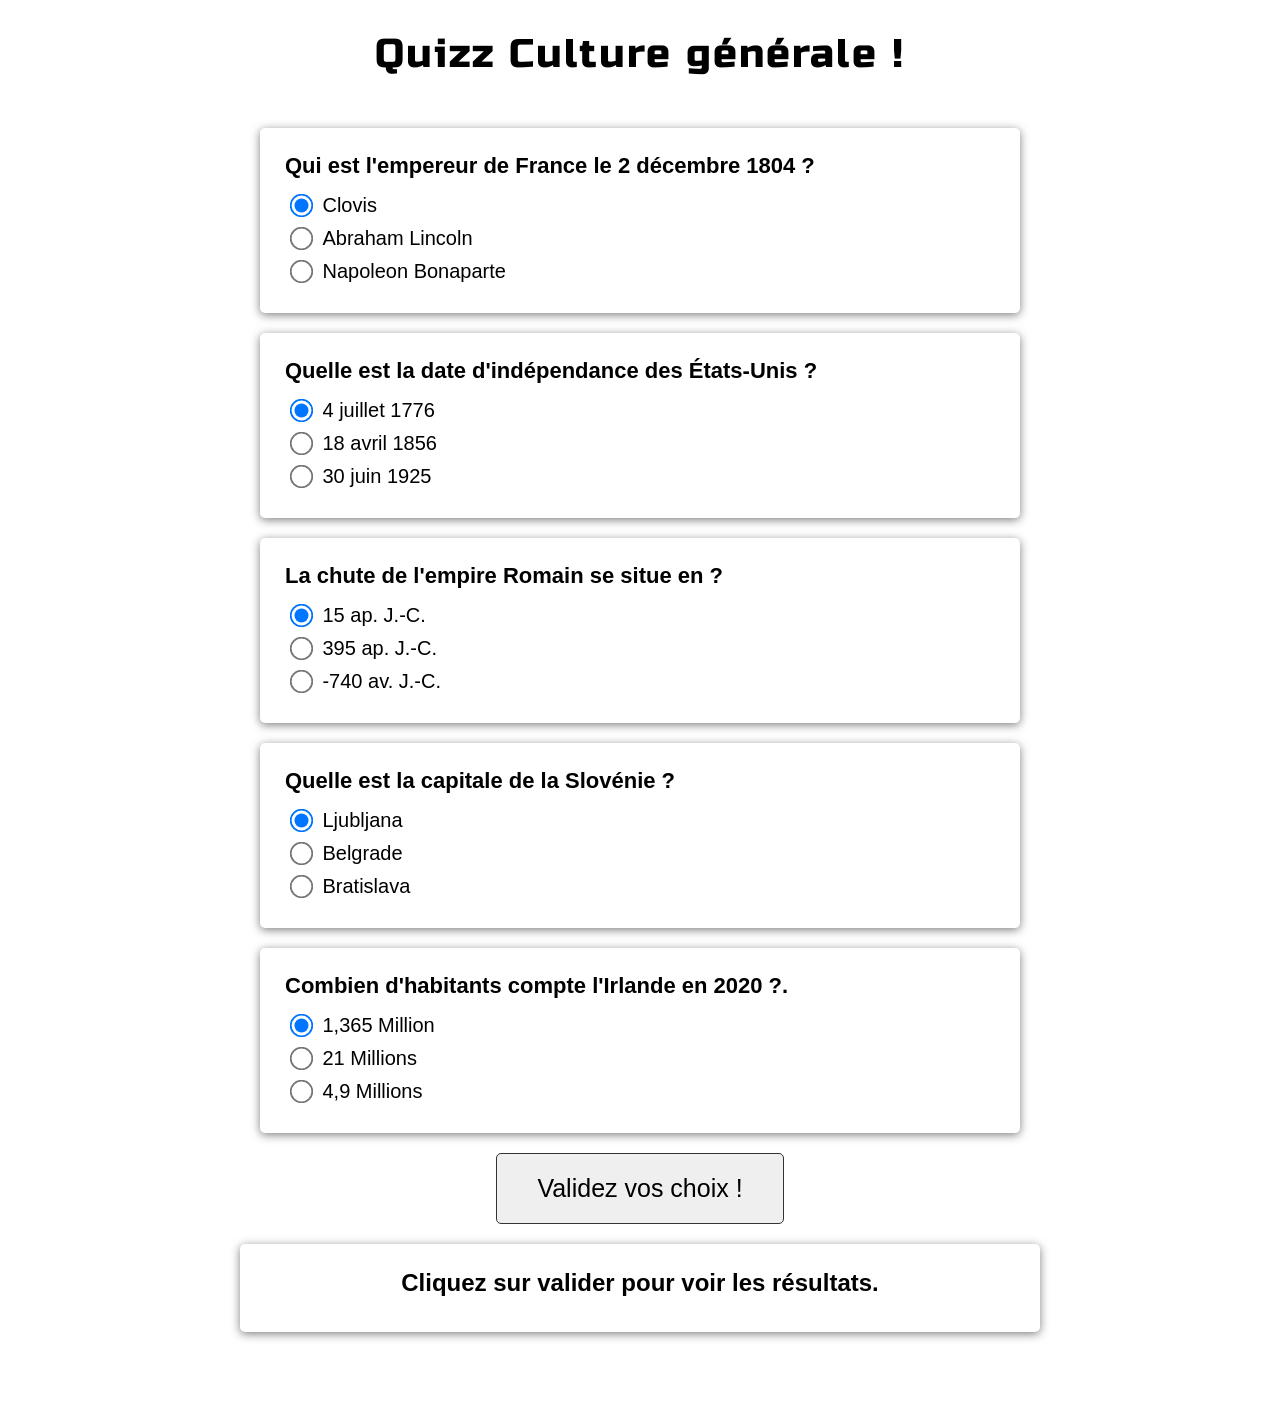
<file: 1. Quizz/index.html>
<!DOCTYPE html>
<html lang="fr">
<head>
    <meta charset="UTF-8">
    <meta name="viewport" content="width=device-width, initial-scale=1.0">
    <title>Quizz JS</title>
    <link rel="stylesheet" href="style.css">
    <link href="https://fonts.googleapis.com/css2?family=Russo+One&display=swap" rel="stylesheet">
</head>
<body>
    
  <h1>Quizz Culture générale !</h1>

  <div class="container-global">

    <form class="form-quizz">

          <div class="question-block">
            <h4>Qui est l'empereur de France le 2 décembre 1804 ? </h4>
            
            <div>
                <input type="radio" id="Clovis" name="q1" value="a"checked>
                <label for="Clovis">Clovis</label>
            </div>
            
            <div>
                <input type="radio" id="Lincoln" name="q1" value="b">
                <label for="Lincoln">Abraham Lincoln</label>
            </div>
            
            <div>
                <input type="radio" id="Bonaparte" name="q1" value="c">
                <label for="Bonaparte">Napoleon Bonaparte</label>
            </div>
        </div>

        <div class="question-block">
            <h4>Quelle est la date d'indépendance des États-Unis ?</h4>
            <div>
                <input type="radio" id="date1" name="q2" value="a" checked>
                <label for="date1">4 juillet 1776</label>
            </div>
            
            <div>
                <input type="radio" id="date2" name="q2" value="b">
                <label for="date2">18 avril 1856</label>
            </div>
            
            <div>
                <input type="radio" id="date3" name="q2" value="c">
                <label for="date3">30 juin 1925</label>
            </div>
        </div>

        <div class="question-block">
            <h4>La chute de l'empire Romain se situe en ?</h4>
            <div>
                <input type="radio" id="date4" name="q3" value="a" checked>
                <label for="date4">15 ap. J.-C.</label>
            </div>
            
            <div>
                <input type="radio" id="date5" name="q3" value="b">
                <label for="date5">395 ap. J.-C.</label>
            </div>
            
            <div>
                <input type="radio" id="date6" name="q3" value="c">
                <label for="date6">-740 av. J.-C.</label>
            </div>
        </div>


        <div class="question-block">
            <h4>Quelle est la capitale de la Slovénie ?</h4>

            <div>
                <input type="radio" id="Ljubljana" name="q4" value="a" checked>
                <label for="Ljubljana">Ljubljana</label>
            </div>
            
            <div>
                <input type="radio" id="Belgrade" name="q4" value="b">
                <label for="Belgrade">Belgrade</label>
            </div>
            
            <div>
                <input type="radio" id="Bratislava" name="q4" value="c">
                <label for="Bratislava">Bratislava</label>
            </div>
        </div>


        <div class="question-block">
            <h4>Combien d'habitants compte l'Irlande en 2020 ?.</h4>
            <div>
                <input type="radio" id="m1" name="q5" value="a"
                    checked>
                <label for="m1">1,365 Million</label>
            </div>
            
            <div>
                <input type="radio" id="m2" name="q5" value="b">
                <label for="m2">21 Millions</label>
            </div>
            
            <div>
                <input type="radio" id="m3" name="q5" value="c">
                <label for="m3">4,9 Millions</label>
            </div>
        </div>

        <button type="submit">Validez vos choix !</button>
    </form>

    <div class="resultats">
      <h2>Cliquez sur valider pour voir les résultats.</h2>
      <p class="aide"></p>
      <p class="note"></p>
    </div>
  </div>



    <script src="app.js"></script>
</body>
</html>
</file>
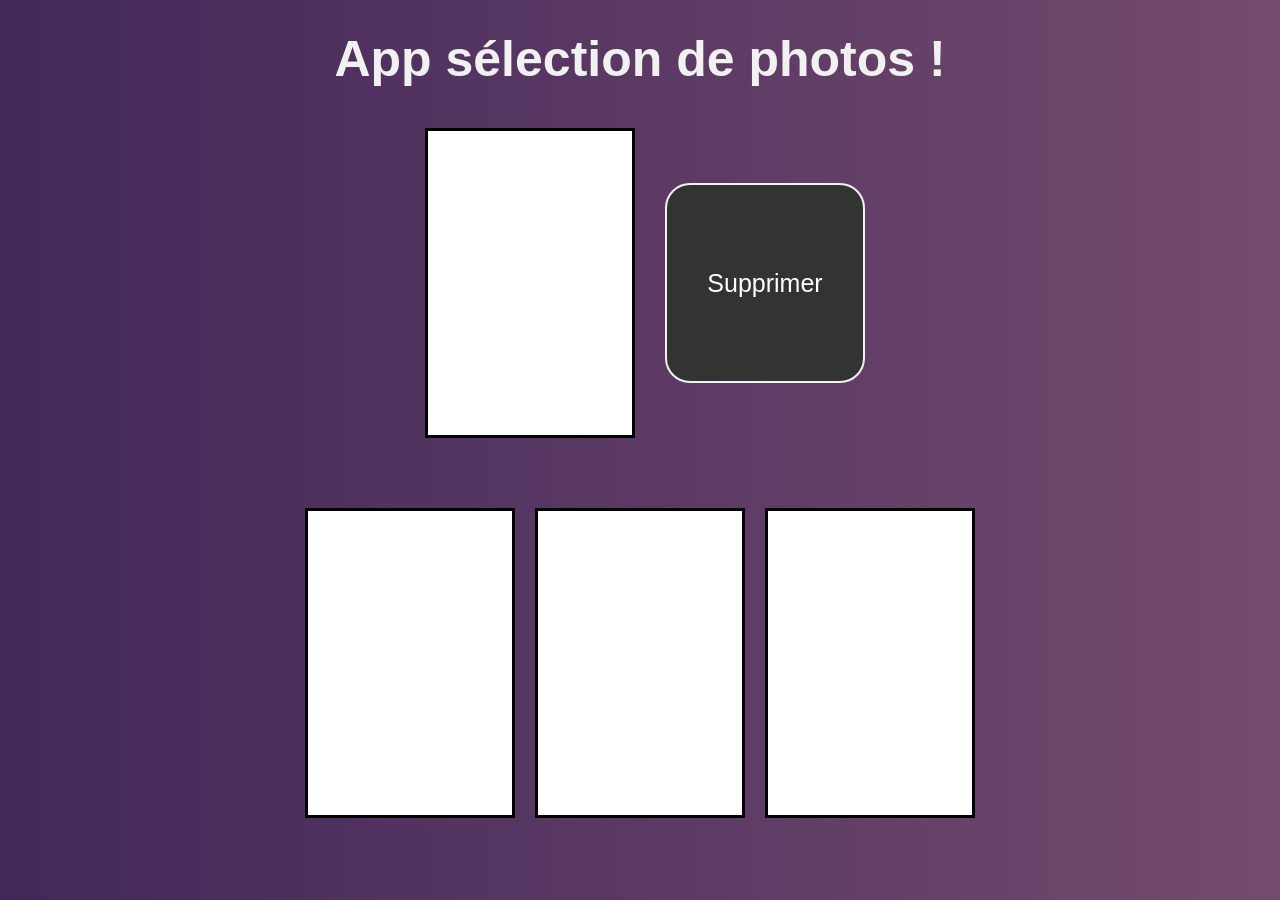
<file: 13. DragAndDrop/index.html>
<!DOCTYPE html>
<html lang="fr">
<head>
    <meta charset="UTF-8">
    <meta name="viewport" content="width=device-width, initial-scale=1.0">
    <title>Drag&Drop</title>
    <link rel="stylesheet" href="style.css">
</head>
<body>
    
    <h1>App sélection de photos !</h1>

    <div class="container-choix">
        <div class="case" id="premiere-case">
            <div class="base" draggable="true"></div>
        </div>
        <div id="destroy" class="destroy">Supprimer</div>
    </div>

    <div class="container-cases">
        <div class="case"></div>
        <div class="case"></div>
        <div class="case"></div>
    </div>

    
    <script src="app.js"></script>
</body>
</html>
</file>
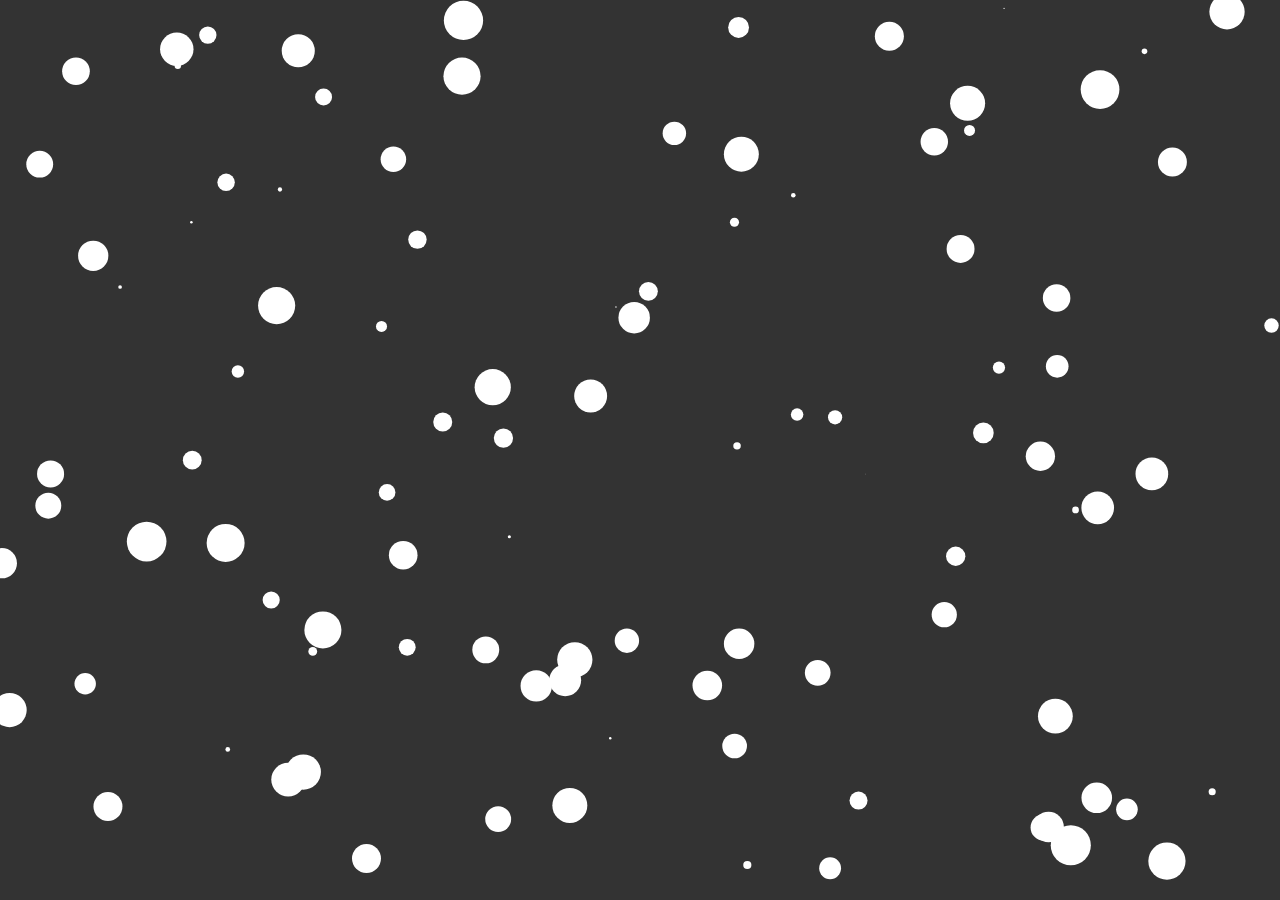
<file: 14. ParticulesJS/index.html>
<!DOCTYPE html>
<html lang="en">
<head>
    <meta charset="UTF-8">
    <meta name="viewport" content="width=device-width, initial-scale=1.0">
    <title>Document</title>
    <link rel="stylesheet" href="style.css">
</head>
<body>
    
    <canvas id="canvas1"></canvas>


    <script src="app.js"></script>
</body>
</html>
</file>
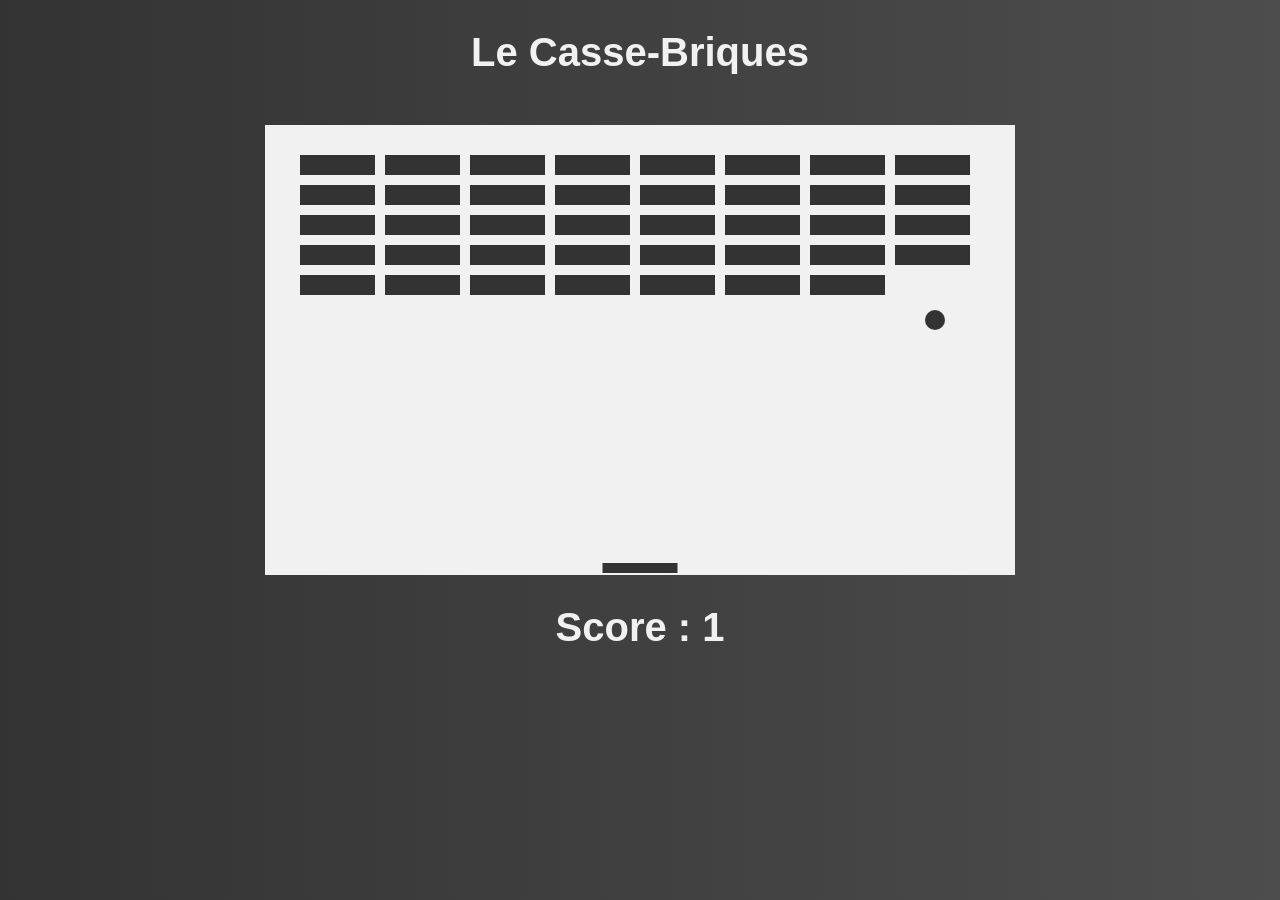
<file: 17. CasseBriques/index.html>
<!DOCTYPE html>
<html lang="fr">
<head>
    <meta charset="UTF-8">
    <meta name="viewport" content="width=device-width, initial-scale=1.0">
    <meta http-equiv="X-UA-Compatible" content="ie=edge">
    <title>Casse-briques</title>
    <link rel="stylesheet" href="style.css">
</head>
<body>

    <h1>Le Casse-Briques</h1>
    <!-- /////////////////////////////////////////////////////////////////////
    // CREATION DU CANVAS //////////////////////////////////////////////// -->
    
    <canvas width="750" height="450"></canvas>

    <h2 class="score">Score</h2>


    <script src="app.js"></script>
</body>
</html>
</file>
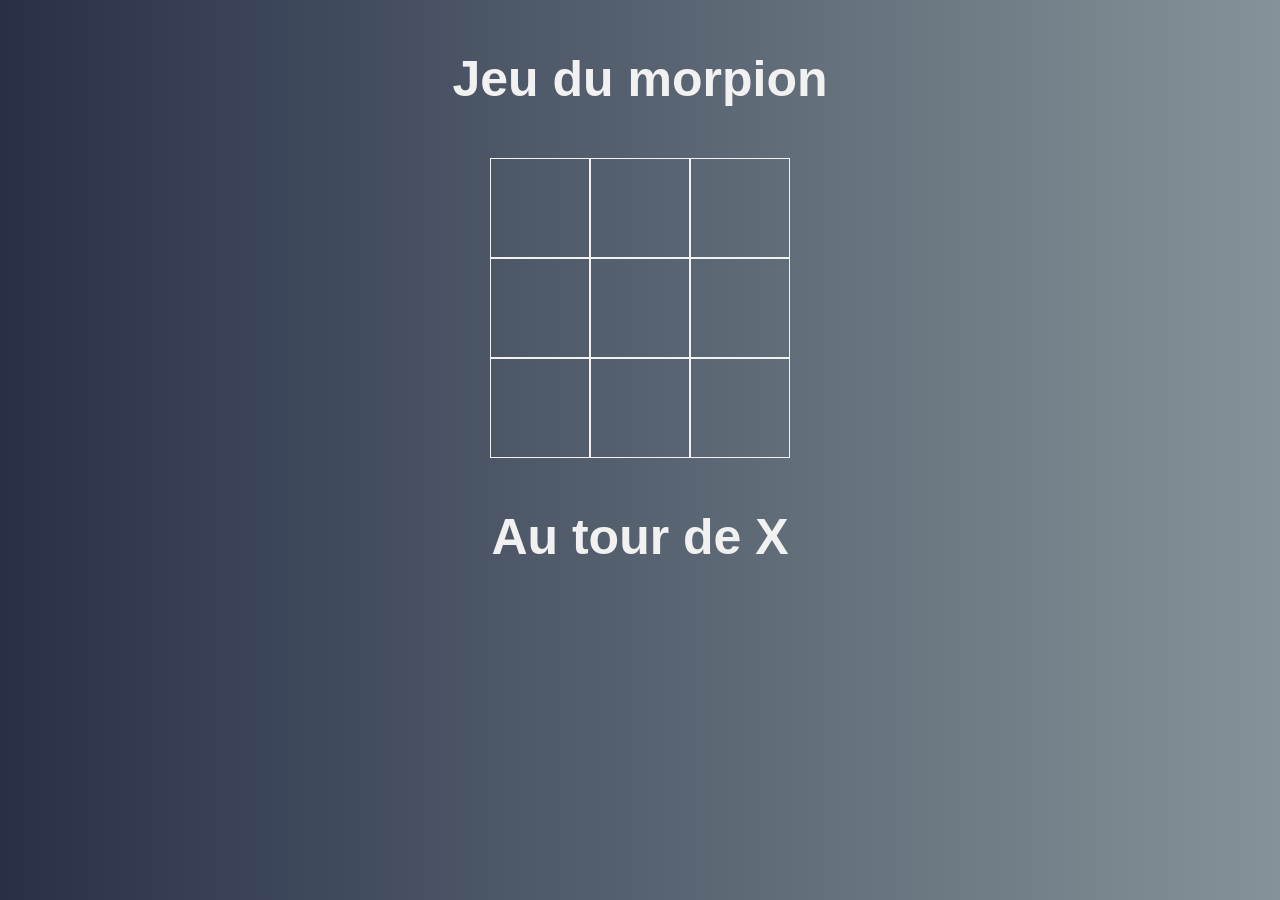
<file: 19. JeuDuMorpion/index.html>
<!DOCTYPE html>
<html lang="fr">
<head>
    <meta charset="UTF-8">
    <meta name="viewport" content="width=device-width, initial-scale=1.0">
    <meta http-equiv="X-UA-Compatible" content="ie=edge">
    <title>Jeu du morpion</title>
    <link rel="stylesheet" href="style.css">
</head>
<body>

    <h1>Jeu du morpion</h1>
    <div class="container">
        <div class="cell" data-index="0"></div>
        <div class="cell" data-index="1"></div>
        <div class="cell" data-index="2"></div>
        <div class="cell" data-index="3"></div>
        <div class="cell" data-index="4"></div>
        <div class="cell" data-index="5"></div>
        <div class="cell" data-index="6"></div>
        <div class="cell" data-index="7"></div>
        <div class="cell" data-index="8"></div>
    </div>
    <h2 class="info"></h2>

    <script src="app.js"></script>
</body>
</html>
</file>
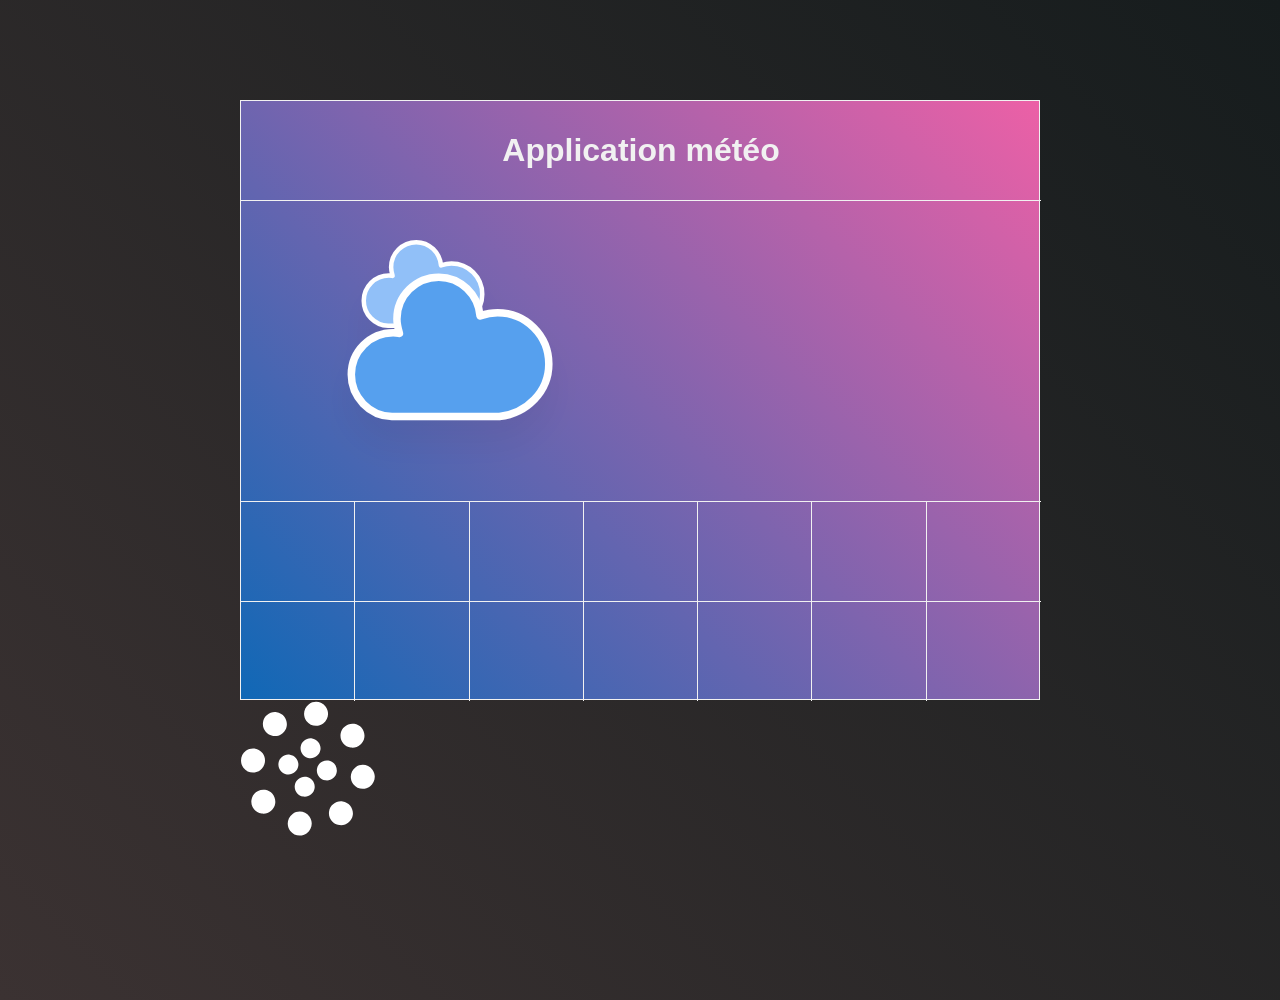
<file: 2. AppMétéo/index.html>
<!DOCTYPE html>
<html lang="fr">
<head>
    <meta charset="UTF-8">
    <meta name="viewport" content="width=device-width, initial-scale=1.0">
    <title>AppMétéo</title>
    <link rel="stylesheet" href="style.css">
</head>
<body>

    <div class="container">

        <div class="overlay-icone-chargement">
            <img src="ressources/chargement/circles.svg" alt="logo chargement">
        </div>

        <h1>Application météo</h1>

        <div class="bloc-logo-info">

            <div class="bloc-logo">
                <img src="./ressources/jour/04d.svg" alt="logo du temps qu'il fait" class="logo-meteo">
            </div>

            <div class="bloc-info">
                <p class="temps"></p>
                <p class="temperature"></p>
                <p class="localisation"></p>
            </div>

        </div>


        <div class="heure-bloc-prevision">
            <div class="bloc-h">
                <p class="heure-nom-prevision"></p>
                <p class="heure-prevision-valeur"></p>
            </div>
            <div class="bloc-h">
                <p class="heure-nom-prevision"></p>
                <p class="heure-prevision-valeur"></p>
            </div>
            <div class="bloc-h">
                <p class="heure-nom-prevision"></p>
                <p class="heure-prevision-valeur"></p>
            </div>
            <div class="bloc-h">
                <p class="heure-nom-prevision"></p>
                <p class="heure-prevision-valeur"></p>
            </div>
            <div class="bloc-h">
                <p class="heure-nom-prevision"></p>
                <p class="heure-prevision-valeur"></p>
            </div>
            <div class="bloc-h">
                <p class="heure-nom-prevision"></p>
                <p class="heure-prevision-valeur"></p>
            </div>
            <div class="bloc-h">
                <p class="heure-nom-prevision"></p>
                <p class="heure-prevision-valeur"></p>
            </div>
        </div>


        <div class="jour-prevision-bloc">
            <div class="bloc-j">
                <p class="jour-prevision-nom"></p>
                <p class="jour-prevision-temp"></p>
            </div>
            <div class="bloc-j">
                <p class="jour-prevision-nom"></p>
                <p class="jour-prevision-temp"></p>
            </div>
            <div class="bloc-j">
                <p class="jour-prevision-nom"></p>
                <p class="jour-prevision-temp"></p>
            </div>
            <div class="bloc-j">
                <p class="jour-prevision-nom"></p>
                <p class="jour-prevision-temp"></p>
            </div>
            <div class="bloc-j">
                <p class="jour-prevision-nom"></p>
                <p class="jour-prevision-temp"></p>
            </div>
            <div class="bloc-j">
                <p class="jour-prevision-nom"></p>
                <p class="jour-prevision-temp"></p>
            </div>
            <div class="bloc-j">
                <p class="jour-prevision-nom"></p>
                <p class="jour-prevision-temp"></p>
            </div>
        </div>

    </div>
   
 
   
    <script type="module" src="scripts/main.js"></script>
</body>
</html>
</file>
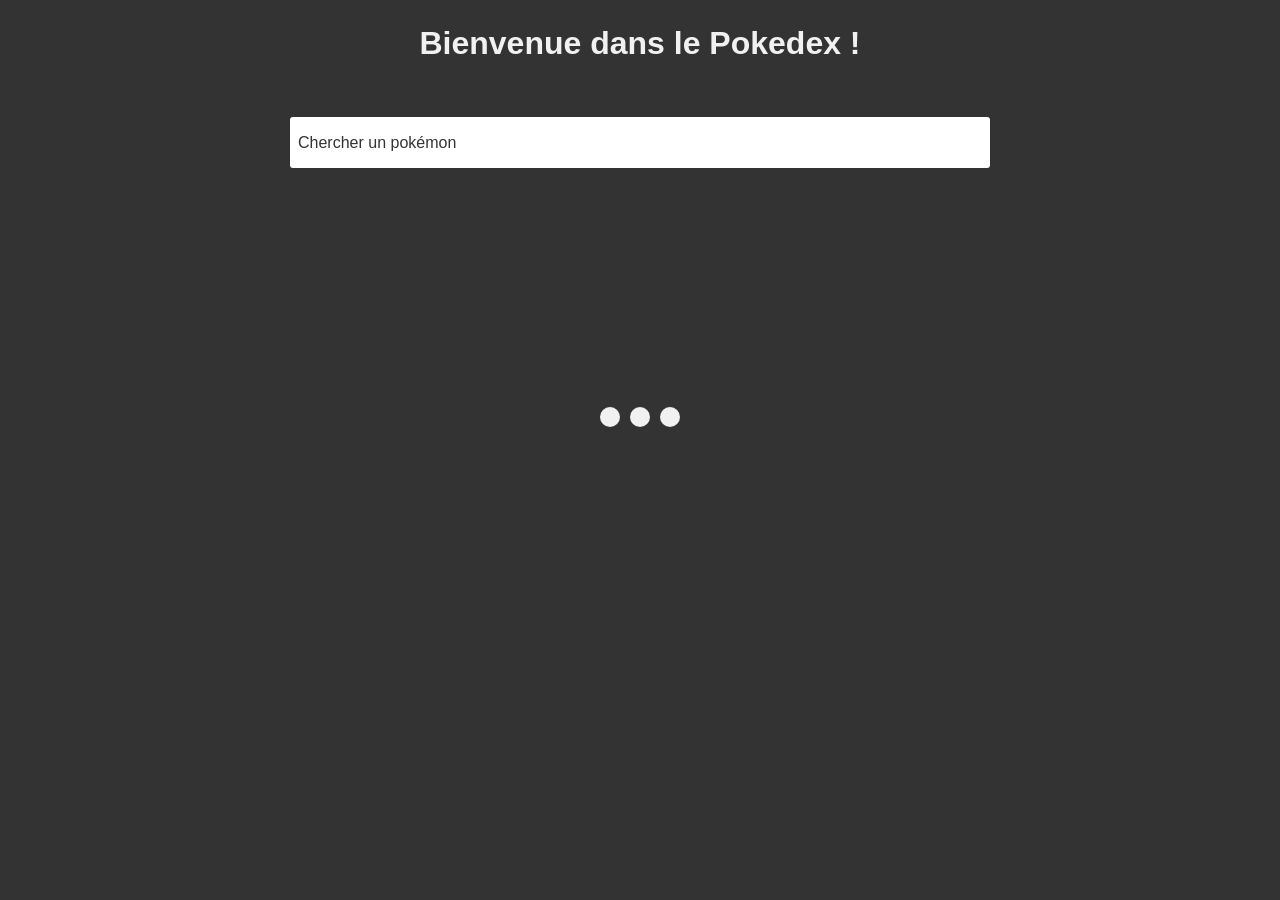
<file: 3. Pokedex/index.html>
<!DOCTYPE html>
<html lang="fr">
<head>
    <meta charset="UTF-8">
    <meta name="viewport" content="width=device-width, initial-scale=1.0">
    <title>Document</title>
    <link rel="stylesheet" href="style.css">
</head>
<body>

    <h1>Bienvenue dans le Pokedex !</h1>

    <form class="recherche-poke">

        <label for="recherche">Chercher un pokémon</label>
        <input type="text" id="recherche">
        <!-- <button type="submit">Rechercher</button> -->

        <!-- Loader -->
        <div class="loader">
            <div class="point"></div>
            <div class="point"></div>
            <div class="point"></div>
        </div>

    </form>

    <div class="container">
        <ul class="liste-poke">

        </ul>
    </div>


    <script src="app.js"></script>
</body>
</html>
</file>
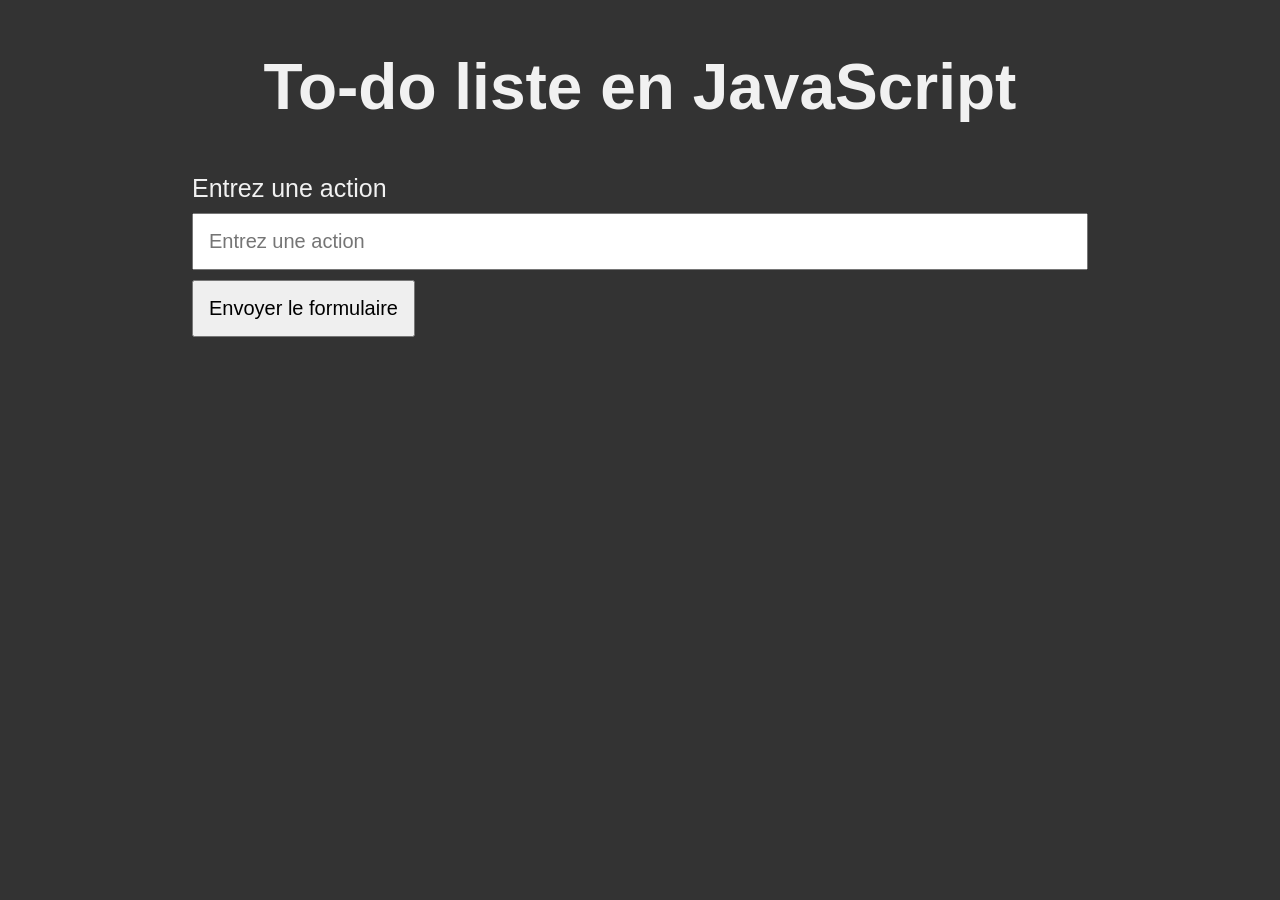
<file: 5. ToDoJS/index.html>
<!DOCTYPE html>
<html lang="fr">
<head>
    <meta charset="UTF-8">
    <meta name="viewport" content="width=device-width, initial-scale=1.0">
    <title>Document</title>
    <link rel="stylesheet" href="style.css">
</head>
<body>

    <h1>To-do liste en JavaScript</h1>

    <form>
        <label for="item">Entrez une action</label>
        <input type="text" id="item" placeholder="Entrez une action">

        <button type="submit">Envoyer le formulaire</button>
    </form>

    <ul class="liste-todo">
        
    </ul>

    <script src="app.js"></script>
</body>
</html>
</file>
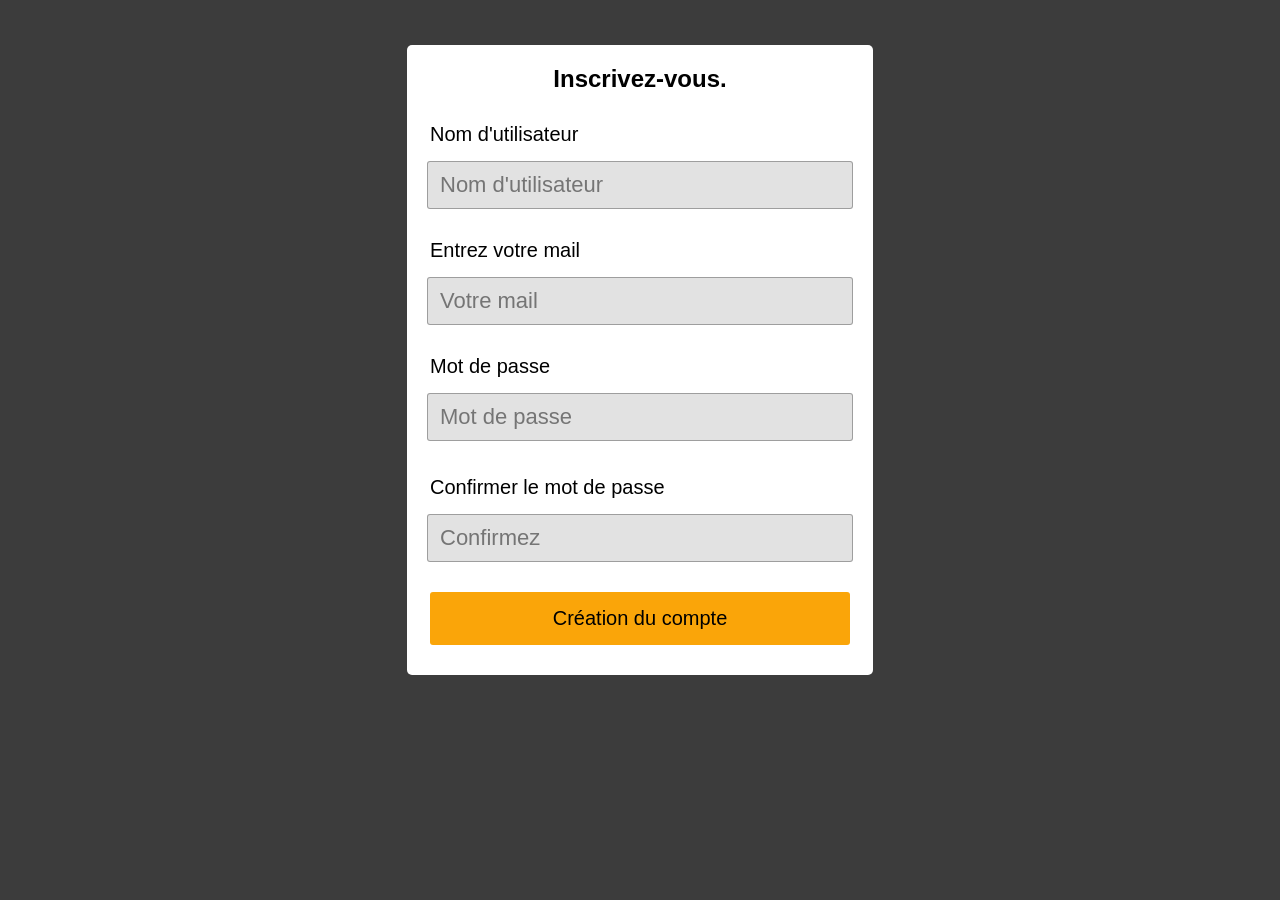
<file: 7. ValidationForm/index.html>
<!DOCTYPE html>
<html lang="en">
<head>
    <meta charset="UTF-8">
    <meta name="viewport" content="width=device-width, initial-scale=1.0">
    <title>Document</title>
    <link rel="stylesheet" href="style.css">
</head>
<body>

<div class="box-login">

    <h2>Inscrivez-vous.</h2>

    <form>
        <div class="form-groupe">
            <label for="utilisateur">Nom d'utilisateur</label>
            <input type="text" id="utilisateur" placeholder="Nom d'utilisateur" maxlength="24">
            <img src="ressources/check.svg" alt="icone de validation" class="icone-verif">
            <span class="message-alerte">Choisissez un pseudo entre 3 et 24 caractères</span>
        </div>
        <div class="form-groupe">
            <label for="email">Entrez votre mail</label>
            <input type="email" id="email" placeholder="Votre mail">
            <img src="ressources/check.svg" alt="icone de validation" class="icone-verif">
            <span class="message-alerte">Rentrez un email valide.</span>
        </div>
        <div class="form-groupe">
            <label for="mdp">Mot de passe</label>
            <input type="password" id="mdp" placeholder="Mot de passe">
            <img src="ressources/check.svg" alt="icone de validation" class="icone-verif">
            <span class="message-alerte">Un symbole, une lettre minuscule, un chiffre.</span>
            <div class="ligne">
                <div class="l1"><span>faible</span></div>
                <div class="l2"><span>moyen</span></div>
                <div class="l3"><span>fort</span></div>
            </div>
        </div>
        <div class="form-groupe">
            <label for="mdpconf">Confirmer le mot de passe</label>
            <input type="password" id="mdpconf" placeholder="Confirmez">
            <img src="ressources/check.svg" alt="icone de validation" class="icone-verif">
        </div>

        <button type="submit">Création du compte</button>
    </form>

</div>


    <script src="app.js"></script>
</body>
</html>
</file>
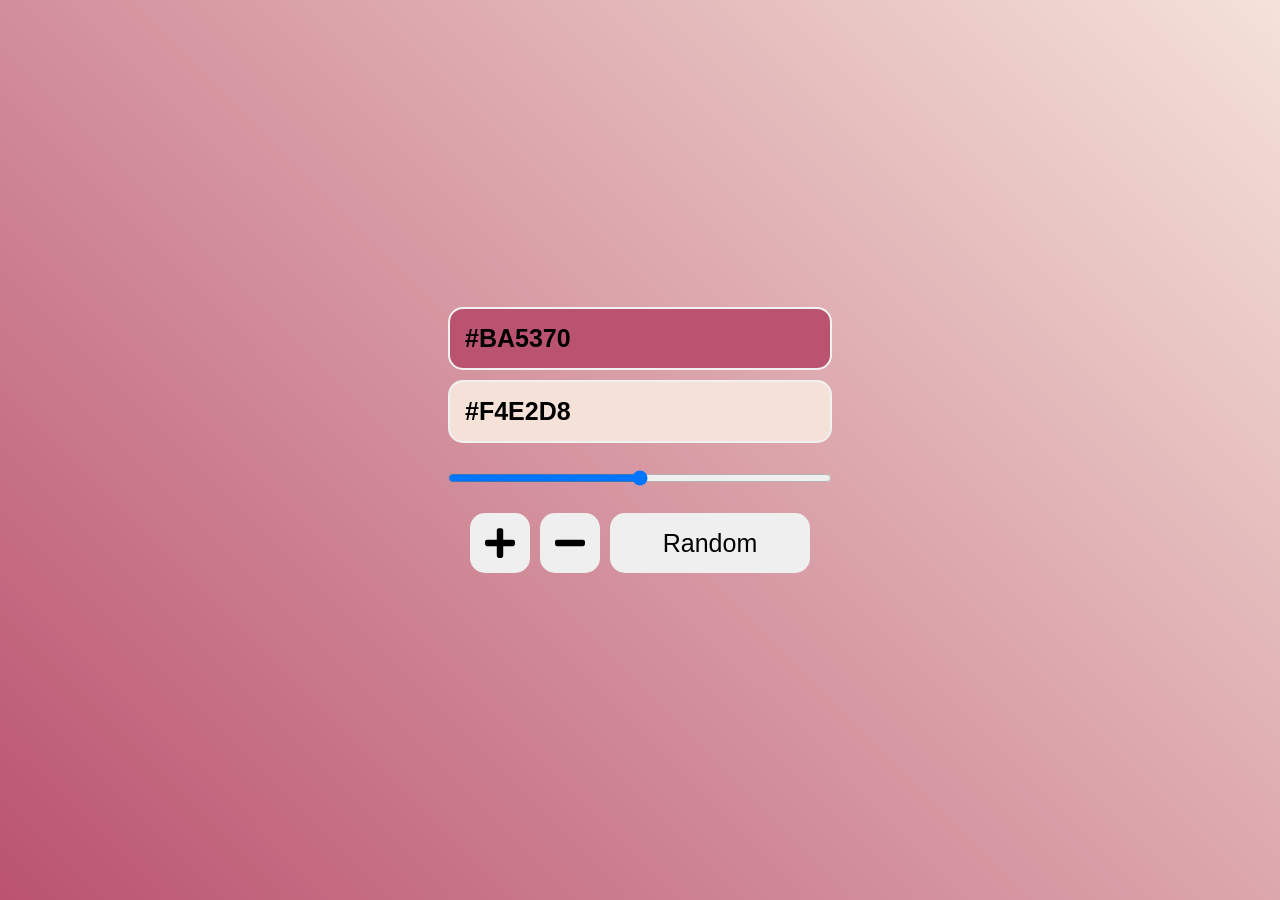
<file: 8. CouleursJS/index.html>
<!DOCTYPE html>
<html lang="fr">
<head>
    <meta charset="UTF-8">
    <meta name="viewport" content="width=device-width, initial-scale=1.0">
    <title>Couleurs fun JavaScript</title>
    <link rel="stylesheet" href="style.css">
</head>
<body>
    
    <div class="container-couleurs">
        <input type="text" data-index="1" maxlength="7" class="inp-couleur">
        <input type="text" data-index="2" maxlength="7" class="inp-couleur">
    </div>
    <div class="container-range">
        <input type="range" class="inp-range">
    </div>
    <div class="container-btn">
        <button type="button" class="plus">
            <img src="ressources/plus.svg" alt="icone plus">
        </button>
        <button type="button" class="moins">
            <img src="ressources/minus.svg" alt="icone plus">
        </button>
        <button type="button" class="random">
            <p>Random</p>
        </button>
    </div>
    <span></span>

    <script src="app.js"></script>
</body>
</html>
</file>
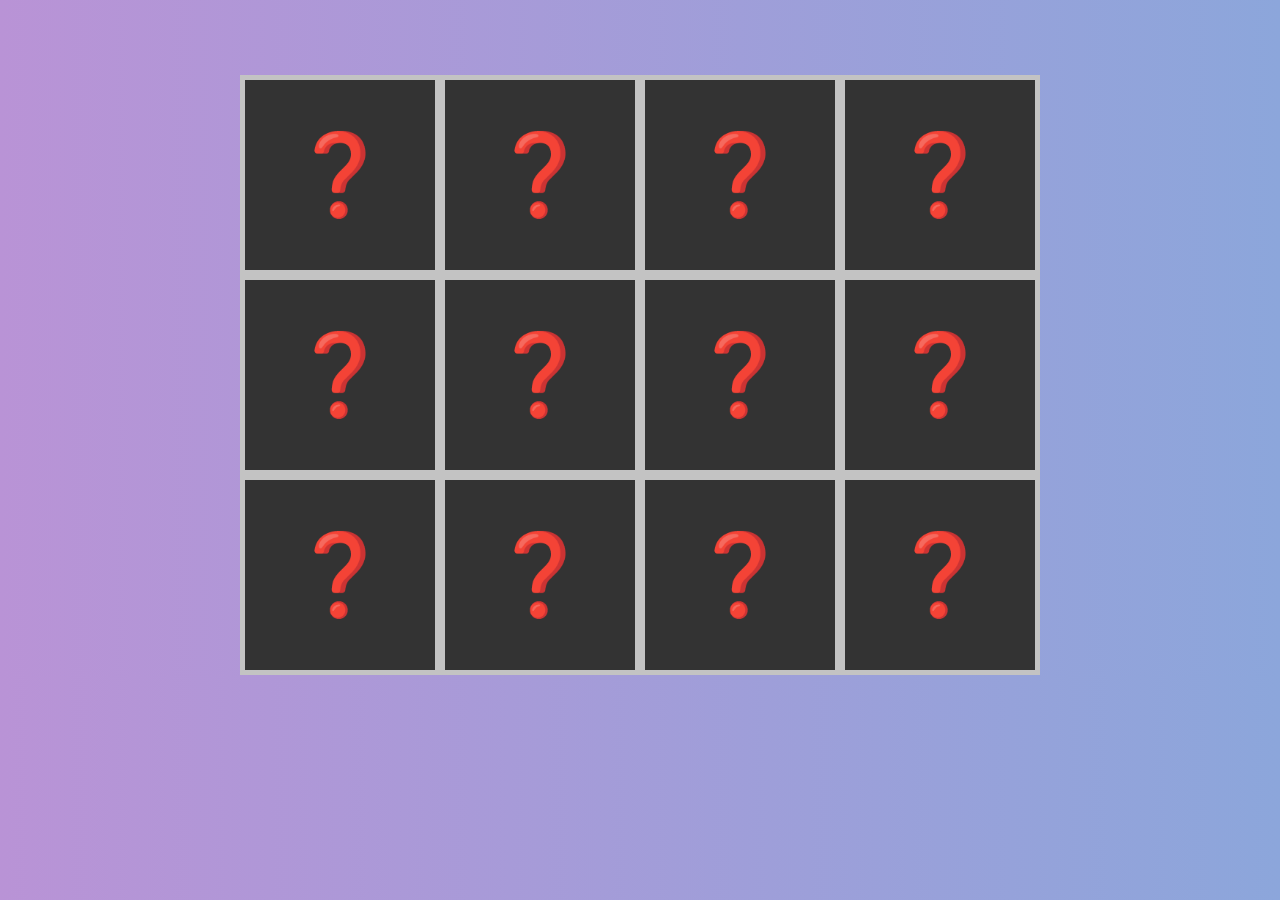
<file: 9. MemoryCard/index.html>
<!DOCTYPE html>
<html lang="fr">
<head>
    <meta charset="UTF-8">
    <meta name="viewport" content="width=device-width, initial-scale=1.0">
    <title>Memory game</title>
    <link rel="stylesheet" href="style.css">
</head>
<body>
    
<div class="grille">

    <div class="carte"  data-attr="banana">
        <div class="double-face">
            <div class="face">
                <img src="ressources/banana.svg">
            </div>
            <div class="arriere">
                ❓ 
            </div>
        </div>
    </div>

    <div class="carte" data-attr="apple">
        <div class="double-face">
            <div class="face">
                <img src="ressources/apple.svg">
            </div>
            <div class="arriere">
                ❓ 
            </div>
        </div>
    </div>
    
    <div class="carte" data-attr="apple">
        <div class="double-face">
            <div class="face">
                <img src="ressources/apple.svg" alt="apple">
            </div>
            <div class="arriere">
                ❓ 
            </div>
        </div>
    </div>
    <div class="carte" data-attr="banana">
        <div class="double-face">
            <div class="face">
                <img src="ressources/banana.svg">
            </div>
            <div class="arriere">
                ❓ 
            </div>
        </div>
    </div>
    <div class="carte" data-attr="brocoli">
        <div class="double-face">
            <div class="face">
                <img src="ressources/brocoli.svg">
            </div>
            <div class="arriere">
                ❓ 
            </div>
        </div>
    </div>
    <div class="carte" data-attr="cherry">
        <div class="double-face">
            <div class="face">
                <img src="ressources/cherry.svg">
            </div>
            <div class="arriere">
                ❓ 
            </div>
        </div>
    </div>
    <div class="carte" data-attr="pepper">
        <div class="double-face">
            <div class="face">
                <img src="ressources/pepper.svg">
            </div>
            <div class="arriere">
                ❓ 
            </div>
        </div>
    </div>
    <div class="carte" data-attr="pepper">
        <div class="double-face">
            <div class="face">
                <img src="ressources/pepper.svg">
            </div>
            <div class="arriere">
                ❓ 
            </div>
        </div>
    </div>
    <div class="carte" data-attr="cherry">
        <div class="double-face">
            <div class="face">
                <img src="ressources/cherry.svg">
            </div>
            <div class="arriere">
                ❓ 
            </div>
        </div>
    </div>
    <div class="carte" data-attr="brocoli">
        <div class="double-face">
            <div class="face">
                <img src="ressources/brocoli.svg">
            </div>
            <div class="arriere">
                ❓ 
            </div>
        </div>
    </div>
    <div class="carte"  data-attr="straw">
        <div class="double-face">
            <div class="face">
                <img src="ressources/straw.svg">
            </div>
            <div class="arriere">
                ❓ 
            </div>
        </div>
    </div>
    <div class="carte"  data-attr="straw">
        <div class="double-face">
            <div class="face">
                <img src="ressources/straw.svg">
            </div>
            <div class="arriere">
                ❓ 
            </div>
        </div>
    </div>
  
      
    </div>


    

    <script src="app.js"></script>
</body>
</html>
</file>
<file: 1. Quizz/style.css>
*, ::before, ::after {
    box-sizing: border-box;
    margin: 0;
    padding: 0;
}

body {
    font-family: Arial, Helvetica, sans-serif;
}

h1 {
    font-family: Russo One, Arial;
    font-weight: lighter;
    letter-spacing: 2px;
    text-align: center;
    padding: 30px 0;
    font-size: 40px;
}
.container-global {
    width: 70%;
    max-width: 800px;
    margin: 0 auto;
    height: auto;
    /* background: pink; */
}
.question-block {
    padding: 15px 25px 25px;
    margin: 20px;
    border-radius: 5px;
    box-shadow: 0 2px 10px rgba(0,0,0,0.5);
}

.question-block h4 {
    padding: 10px 0;
    font-size: 22px;
}

.question-block label {
    font-size: 20px;
}

.question-block input[type='radio'] {
    transform: scale(1.8);
    margin: 10px;
}

.resultats {
    padding: 25px;
    margin: 10px 0px 70px;
    border-radius: 5px;
    box-shadow: 0 2px 10px rgba(0,0,0,0.5);
}
.resultats h2 {
    text-align: center;
}
.aide {
    text-align: center;
    font-size: 20px;
    margin-top: 10px;
}
.note {
    text-align: center;
    font-size: 25px;
    margin-top: 10px;
}

form button {
    border: none;
    outline: none;
    border: 1px solid #333;
    border-radius: 5px;
    display: block;
    margin: 20px auto;
    padding: 20px 40px;
    cursor: pointer;
    font-size: 25px;
    transition: background-color 0.2s ease-in-out;
}

form button:hover {
    background-color: lightblue;
}

.echec {
    animation: echec 0.3s ease-in-out;
}

@keyframes echec {
    0% {
        transform: translateX(0px);
    }
    33% {
        transform: translateX(5px);
    }
    66% {
        transform: translateX(-5px);
    }
    100% {
        transform: translateX(0px);
    }
}
</file>
<file: 13. DragAndDrop/style.css>
*, ::before, ::after {
    box-sizing: border-box;
    margin: 0;
    padding: 0;
}

body {
    font-family: Arial, Helvetica, sans-serif;
    background: linear-gradient(to right, #42275a, #734b6d); /* W3C, IE 10+/ Edge, Firefox 16+, Chrome 26+, Opera 12+, Safari 7+ */
}

h1 {
    text-align: center;
    margin: 30px auto;
    font-size: 50px;
    color: #f1f1f1;
}

.container-choix {
    display: flex;
    justify-content: center;
    align-items: center;
}
.case {
    flex-shrink: 0;
    height: 310px;
    width: 210px;
    display: flex;
    justify-content: center;
    align-items: center;
    margin: 10px;
    border: 3px solid #000;
    background: #fff;
}
#premiere-case {
    margin-right: 30px;
}
.destroy {
    flex-shrink: 0;
    width: 200px;
    height: 200px;
    border-radius: 25px;
    background: #333;
    border: 2px solid #f1f1f1;
    color: white;
    font-size: 25px;
    display: flex;
    justify-content: center;
    align-items: center;
}

.base {
    background-repeat: no-repeat;
    background-size: cover;
    background-position: center;
    position: relative;
    height: 300px;
    width: 200px;
    /* background: #000; */
    cursor: pointer;
}

.container-cases {
    margin-top: 50px;
    width: 100%;
    display: flex;
    justify-content: center;
    align-items: center;
}
</file>
<file: 14. ParticulesJS/style.css>
* {
    margin: 0;
    padding: 0;
    box-sizing: border-box;
}
#canvas1 {
    position: absolute;
    width: 100%;
    height: 100%;
    background: #333;
}
</file>
<file: 17. CasseBriques/style.css>
*, ::before, ::after {
    box-sizing: border-box; 
    padding: 0; 
    margin: 0;
}

body {
    font-family: Arial, Helvetica, sans-serif;
    background: linear-gradient(to right, #333, rgb(78, 77, 77)); /* W3C, IE 10+/ Edge, Firefox 16+, Chrome 26+, Opera 12+, Safari 7+ */

}

h1, .score {
    text-align: center;
    font-size: 40px;
    margin: 30px 0 50px;
    color: #f1f1f1;
}

canvas {
    background: #f1f1f1;
    display: block;
    margin: 0 auto;
}
</file>
<file: 19. JeuDuMorpion/style.css>
*, ::before, ::after {
    box-sizing: border-box;
    margin: 0;
    padding: 0;
}

body {
    font-family: Arial, Helvetica, sans-serif;
    background: linear-gradient(to right, #283048, #859398); /* W3C, IE 10+/ Edge, Firefox 16+, Chrome 26+, Opera 12+, Safari 7+ */
    color: #f1f1f1;
}
h1, h2 {
    text-align: center;
    font-size: 50px;
    margin: 50px auto 0;
}

.container {
    display: grid;
    grid-template: repeat(3,100px) / repeat(3,100px);
    width: 300px;
    height: 300px;
    margin: 50px auto;
}

.cell {
    width: 100px;
    height: 100px;
    color: #f1f1f1;
    border: 1px solid #f1f1f1;
    cursor: pointer;
    font-size: 60px;
    display: flex;
    justify-content: center;
    align-items: center;
}
</file>
<file: 2. AppMétéo/style.css>
*, ::before, ::after {
    box-sizing: border-box;
    margin: 0;
    padding: 0;
}

body {
    font-family: Arial, Helvetica, sans-serif;
    color: #f1f1f1;
    background: linear-gradient(45deg, rgb(59,50,50), rgb(22,28,29));
    height: 100vh;
}

.container {
    width: 800px;
    height: 600px;
    background: linear-gradient(45deg, #1068b6, #ec60a6);
    display: grid;
    grid-template: 100px 300px 100px 100px / repeat(8, 100px);
    margin: 100px auto 0;
    position: relative;
    border: 1px solid #f1f1f1;
}

h1 {
    /* deb row / deb col / fin row / fin col */
    grid-area: 1 / 1 / 2 / -1;
    display: flex;
    justify-content: center;
    align-items: center;
    border-bottom: 1px solid #f1f1f1;
}

.bloc-logo-info {
    grid-area: 2 / 1 / 3 / -1;
    display: flex;
    justify-content: center;
    align-items: center;
}
.bloc-logo {
    width: 50%;
}
.bloc-logo img {
    width: 100%;
    height: auto;
}
.bloc-info {
    width: 50%;
}
.bloc-info .temps {
    font-size: 40px;
}
.bloc-info .temps::first-letter {
    text-transform: capitalize;
}
.bloc-info .temperature {
    font-size: 60px;
}
.bloc-info .localisation {
    font-size: 40px;
    word-wrap: break-word;
}

.heure-bloc-prevision {
    grid-area: 3 / 1 / 4 / -1;
}
.jour-prevision-bloc {
    grid-area: 4 / 1 / 5 / -1;
}
.jour-prevision-bloc, .heure-bloc-prevision {
    display: grid;
    grid-template: 100px / repeat(7, 1fr);
}

.bloc-h, .bloc-j {
    display: flex;
    justify-content: center;
    align-items: center;
    flex-direction: column;
    border-top: 1px solid #f1f1f1;
    font-size: 21px;
}

.bloc-h:not(:last-child), .bloc-j:not(:last-child) {
    border-right: 1px solid #f1f1f1;
}

.bloc-h p, .bloc-j p {
    margin: 5px;
}

/* Animation chargement */

/* .overlay-icone-chargement {
    position: absolute;
    width: 100%;
    height: 100%;
    background: linear-gradient(45deg, rgb(59,50,50), rgb(22,28,29));
    transition: opacity 1.1s ease-out;
    z-index: 1000;
}
.overlay-icone-chargement img {
    width: 150px;
    position: absolute;
    top: 50%;
    left: 50%;
    transform: translate(-50%, -50%);
}
.disparition {
    opacity: 0; 
}*/
</file>
<file: 3. Pokedex/style.css>
*, ::before, ::after {
    box-sizing: border-box;
    margin: 0;
    padding: 0;
}

body {
    font-family: Arial, Helvetica, sans-serif;
    background: #333;
    color: #333;
}
h1 {
    text-align: center;
    padding: 25px 0;
    color: #f1f1f1;
}
.recherche-poke {
    max-width: 700px;
    width: 70%;
    min-width: 450px;
    margin: 30px auto;
    position: relative;
    display: flex;
}
.inp-group {
    width: 100%;
}
.recherche-poke input {
    width: 100%;
    padding: 15px;
    border: none;
    outline: none;
    border-radius: 3px;
    font-size: 18px;
}

.recherche-poke label {
    position: absolute;
    color: #333;
    top: 50%;
    transform: translateY(-50%);
    padding-left: 8px;
    transition: all 0.3s ease-in;
}

.recherche-poke button {
    margin-left: 5px;
    padding: 15px;
}

/* animation d'input */

.recherche-poke:focus-within label,
.recherche-poke.active-input label {
    top: -15px;
    padding-left: 5px;
    color: #f1f1f1;
}


/* Liste des cartes */

.container {
    width: 70%;
    max-width: 1100px;
    height: auto;
    margin: 0 auto;
}
ul {
    list-style-type: none;
    display: flex;
    justify-content: center;
    align-items: center;
    flex-wrap: wrap;
}

.liste-poke li {
    width: 250px;
    height: auto;
    padding: 15px;
    margin: 5px;
    display: flex;
    justify-content: center;
    align-items: center;
    flex-direction: column;
}
.liste-poke h5 {
    font-size: 19px;
}
.liste-poke p {
    font-size: 18px;
}

/* Anim loader */

.loader {
    position: absolute;
    top: 250px;
    left: 50%;
    transform: translateX(-50%);
    width: 200px;
    height: 100px;
    display: flex;
    justify-content: center;
    align-items: center;
}
.point {
    margin: 0px 5px;
    width: 20px;
    height: 20px;
    border-radius: 50%;
    background: #f1f1f1;
    animation: monte 0.3s alternate infinite;
}
.point:nth-child(1) {
    animation-delay: 0.1s;
}
.point:nth-child(2) {
    animation-delay: 0.2s;
}
.point:nth-child(3) {
    animation-delay: 0.3s;
}
@keyframes monte {
    100% {
        transform: translateY(-30px);
    }
}
</file>
<file: 5. ToDoJS/style.css>
*, ::before, ::after {
    box-sizing: border-box;
    margin: 0;
    padding: 0;
}

body {
    background: #333;
    color: #f1f1f1;
    font-family: Arial, Helvetica, sans-serif;
}

h1 {
    text-align: center;
    font-size: 5vw;
    margin: 50px 0;
}

form {
    display: block;
    margin: 0 auto;
    width: 70%;
    max-width: 1200px;
    min-width: 400px;
}
form label {
    display: block;
    font-size: 25px;
}
form input {
    width: 100%;
    padding: 15px;
    font-size: 20px;
    margin: 10px 0;
}
form button {
    padding: 15px;
    font-size: 20px;
}
.liste-todo {
    list-style-type: none;
    margin: 20px auto 0;
    width: 70%;
    max-width: 1200px;
    min-width: 400px;
}
li {
    font-size: 20px;
    width: 100%;
    background: #f1f1f1;
    display: flex;
    align-items: center;
    padding: 5px;
    color: #333;
    margin: 5px 0;
}
li input {
    width: 40px;
    height: 40px;
    margin-left: 15px;
}
li button {
    margin-left: auto;
    padding: 5px;
}
button img {
    width: 40px;
    pointer-events: none;
}
li span {
    font-size: 25px;
    margin-left: 20px;
}
/* anim rayure */
li.finDeTache span {
    text-decoration: line-through;
}
</file>
<file: 7. ValidationForm/style.css>
body {
    margin: 0;
    padding: 0;
    background: #3c3c3c;
    height: 80vh;
    display: flex;
    justify-content: center;
    align-items: center;
    font-family: Arial, Helvetica, sans-serif;
}
.box-login {
    flex-shrink: 0;
    background: #fff;
    border-radius: 5px;
}
h2 {
    text-align: center;
}
.form-groupe {
    position: relative;
}
label {
    margin: 5px 23px;
    font-size: 20px;
    padding: 10px 0 5px 0;
    display: block;
    position: relative;
}
input {
    display: block;
    margin: 10px 20px 20px 20px;
    outline: 0;
    background: rgb(226,226,226);
    width: 400px;
    border: 0;
    padding: 10px 12px;
    border-radius: 3px;
    font-size: 22px;
    border: 1px solid rgba(0,0,0,0.3);
}

.icone-verif {
    width: 30px;
    position: absolute;
    right: 27px;
    top: 57px;
    display: none;
}
.message-alerte {
    margin: 0px 23px;
    color: crimson;
    display: none;
}
button {
    display: block;
    margin: 30px auto;
    outline: 0;
    background: rgb(250,165,9);
    width: 90%;
    border: 0;
    padding: 15px;
    border-radius: 3px;
    font-size: 20px;
    cursor: pointer;
}
button:hover {
    background: rgb(252,181,49);
}
button:active {
    background: rgb(250,165,9);
}
.ligne {
    width: 80%;
    display: flex;
    justify-content: flex-start;
    align-items: center;
    margin: 0 auto;
}
.l1, .l2, .l3 {
    width: 30%;
    height: 5px;
    margin: 15px 5px 20px;
    position: relative;
    display: none;
}
.l1 {
    background: rgb(182,182,13);
}
.l2 {
    background: rgb(151,85,85);
}
.l3 {
    background: green;
}
.ligne span {
    position: absolute;
    left: 50%;
    transform: translateX(-50%);
    top: 10px;
}
</file>
<file: 8. CouleursJS/style.css>
*, ::before, ::after {
    box-sizing: border-box;
    margin: 0;
    padding: 0;
}
body {
    font-family: Arial, Helvetica, sans-serif;
    height: 100vh;
    display: flex;
    justify-content: center;
    align-items: center;
    flex-direction: column;
    background: #333;
}

.container-couleurs,
.container-btn,
.container-range {
    height: auto;
    width: 30%;
    max-width: 400px;
    min-width: 300px;
    display: flex;
    justify-content: center;
    align-items: center;
}
.container-couleurs {
    flex-direction: column;
}

input {
    width: 100%;
    border-radius: 15px;
    padding: 15px;
    font-size: 25px;
    outline: none;
    border: 2px solid #f1f1f1;
    margin: 5px 0;
    font-weight: bold;
}

.container-btn {
    align-items: center;
}

button {
    border: none;
    outline: none;
    width: 60px;
    height: 60px;
    border-radius: 15px;
    padding: 5px;
    margin: 5px;
    display: flex;
    justify-content: center;
    align-items: center;
    cursor: pointer;
}
button img {
    width: 30px;
    pointer-events: none;
}
.random {
    font-size: 25px;
    width: 200px;
    height: 60px;
}
span {
    margin-top: 20px;
    font-size: 20px;
    text-align: center;
}
</file>
<file: 9. MemoryCard/style.css>
*, ::before, ::after {
  box-sizing: border-box;
  margin: 0;
  padding: 0;
}

body {
  font-family: Arial, Helvetica, sans-serif;
  background: linear-gradient(to right, #b993d6, #8ca6db); /* W3C, IE 10+/ Edge, Firefox 16+, Chrome 26+, Opera 12+, Safari 7+ */
}

.grille {
  background: rgb(195,195,195);
  display: grid;
  grid-template: repeat(3, 200px) / repeat(4, 200px);
  width: 800px;
  height: 600px;
  margin: 75px auto 0;
}

.carte {
  background-color: transparent;
  perspective: 1000px;
  margin: 5px;
}

.double-face {
  position: relative;
  width: 100%;
  height: 100%;
  transition: transform 0.6s;
  transform-style: preserve-3d;
}

.face, .arriere {
  position: absolute;
  width: 100%;
  height: 100%;
  backface-visibility: hidden;
  -webkit-backface-visibility: hidden;
}

.face {
  background: #333;
  transform: rotateY(180deg);
  display: flex;
  justify-content: center;
  align-items: center;
}
.face img {
  width: 120px;
}
.arriere {
  background: #333;
  display: flex;
  justify-content: center;
  align-items: center;
  font-size: 80px;
}
.active {
  transform: rotateY(180deg)
}
</file>
